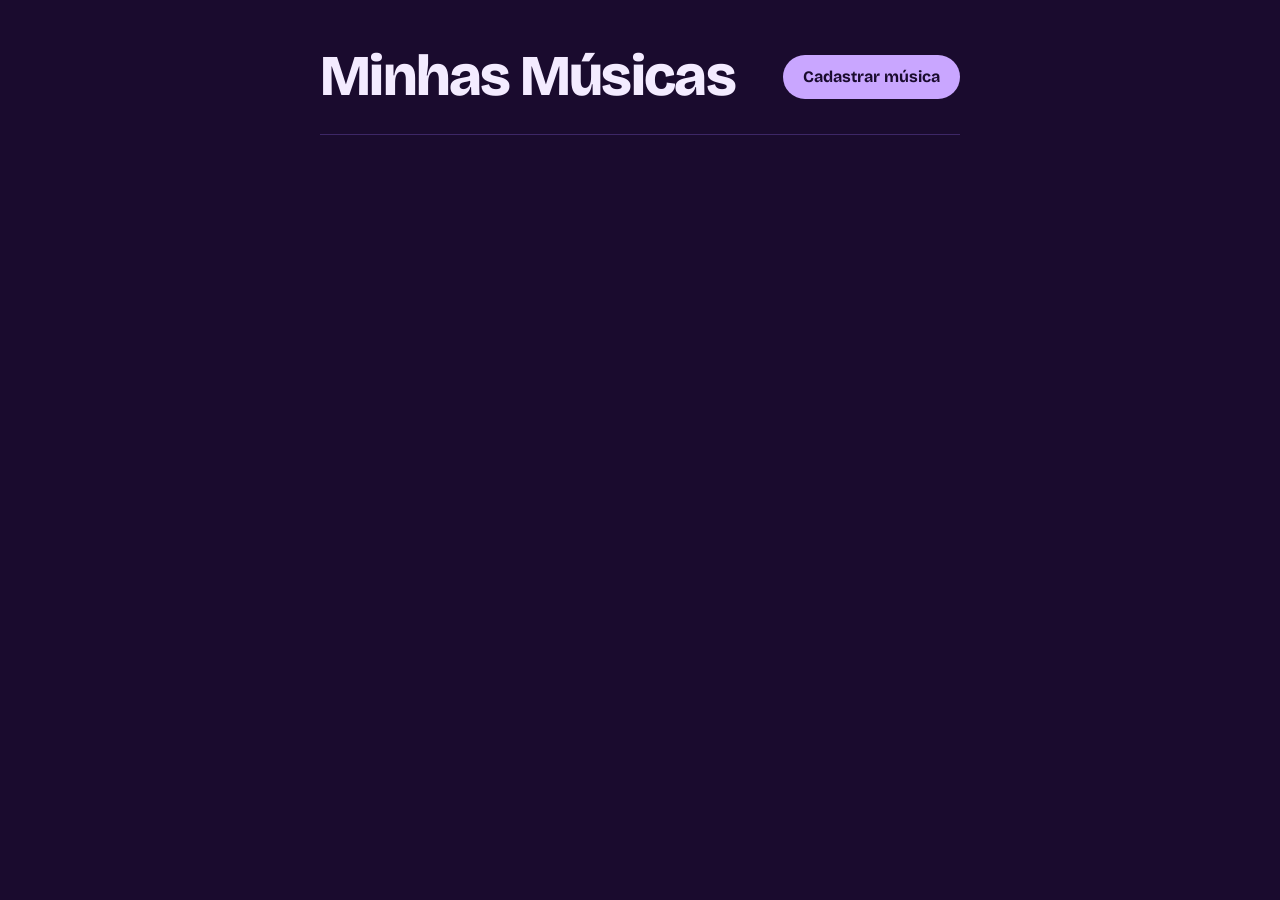
<file: index.html>
<!DOCTYPE html>
<html lang="pt-BR">
<head>
    <meta charset="UTF-8">
    <meta name="viewport" content="width=device-width, initial-scale=1.0">
    <title>Minhas Músicas</title>
    <link rel="preconnect" href="https://fonts.googleapis.com">
    <link rel="preconnect" href="https://fonts.gstatic.com" crossorigin>
    <link href="https://fonts.googleapis.com/css2?family=Bricolage+Grotesque:opsz,wght@12..96,400..800&display=swap" rel="stylesheet">
    <link rel="stylesheet" href="index.css">
</head>
<body>
    <header>
        <h1>Minhas Músicas</h1>
        <a href="cadastrar.html">Cadastrar música</a>
    </header>

    <main>
        <section id="listaMusicas">
        
        </section>
    </main>

    <script src="index.js"></script>
</body>
</html>
</file>
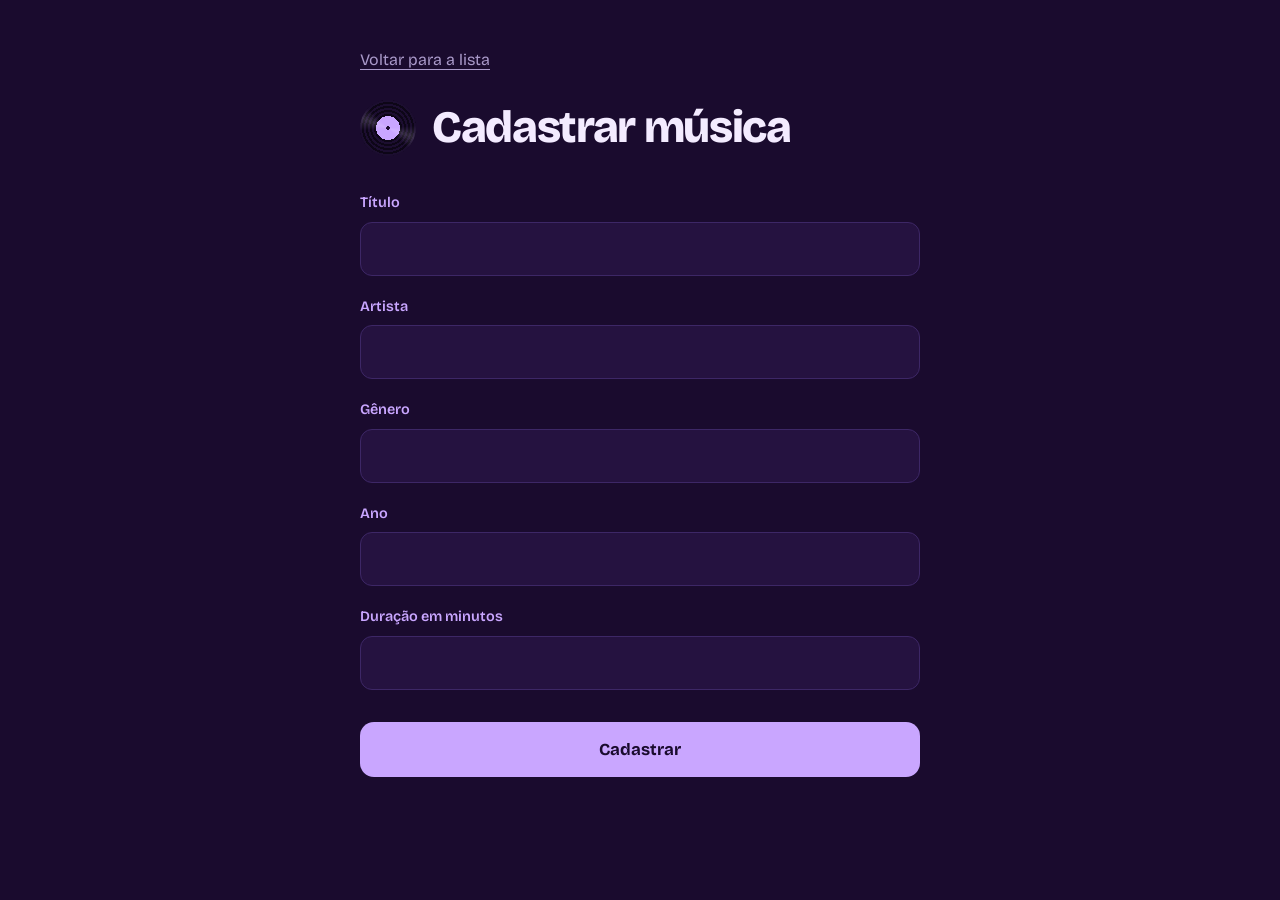
<file: cadastrar.html>
<!DOCTYPE html>
<html lang="pt-BR">
<head>
    <meta charset="UTF-8">
    <meta name="viewport" content="width=device-width, initial-scale=1.0">
    <title>Cadastrar música - Minhas Músicas</title>
    <link rel="preconnect" href="https://fonts.googleapis.com">
    <link rel="preconnect" href="https://fonts.gstatic.com" crossorigin>
    <link href="https://fonts.googleapis.com/css2?family=Bricolage+Grotesque:opsz,wght@12..96,400..800&display=swap" rel="stylesheet">
    <link rel="stylesheet" href="cadastrar.css">
</head>
<body>
    <main>
        <a class="voltar" href="index.html">Voltar para a lista</a>
        <h1>Cadastrar música</h1>

        <div class="campo">
            <label for="titulo">Título</label>
            <input type="text" id="titulo">
        </div>

        <div class="campo">
            <label for="artista">Artista</label>
            <input type="text" id="artista">
        </div>

        <div class="campo">
            <label for="genero">Gênero</label>
            <input type="text" id="genero">
        </div>

        <div class="campo">
            <label for="ano">Ano</label>
            <input type="number" id="ano">
        </div>

        <div class="campo">
            <label for="duracao">Duração em minutos</label>
            <input type="number" id="duracao">
        </div>

        <button id="botaoCadastrar">Cadastrar</button>
    </main>

    <script src="cadastrar.js"></script>
</body>
</html>
</file>
<file: index.css>
:root {
    --fundo: #1a0b2e;
    --superficie: #251240;
    --borda: #3d2766;
    --texto: #f3ebff;
    --suave: #a999c9;
    --destaque: #c9a6ff;
    --perigo: #ff8fa3;
}

* {
    box-sizing: border-box;
}

body {
    margin: 0;
    padding: 48px 20px 64px;
    background: var(--fundo);
    color: var(--texto);
    font-family: "Bricolage Grotesque", system-ui, sans-serif;
    line-height: 1.5;
}

header,
main {
    max-width: 640px;
    margin: 0 auto;
}

header {
    display: flex;
    justify-content: space-between;
    align-items: center;
    flex-wrap: wrap;
    gap: 16px;
    padding-bottom: 28px;
    margin-bottom: 28px;
    border-bottom: 1px solid var(--borda);
}

h1 {
    margin: 0;
    font-size: clamp(2.4rem, 8vw, 3.6rem);
    font-weight: 800;
    line-height: 1;
    letter-spacing: -0.03em;
}

header a {
    padding: 10px 20px;
    border-radius: 999px;
    background: var(--destaque);
    color: var(--fundo);
    font-weight: 700;
    text-decoration: none;
}

header a:hover {
    background: #ddc6ff;
}

#listaMusicas {
    display: flex;
    flex-direction: column;
    gap: 14px;
}

/* Cartão: o disco de vinil é desenhado só com CSS */
.musica {
    display: grid;
    grid-template-columns: 84px 1fr;
    column-gap: 20px;
    align-items: start;
    padding: 20px;
    background: var(--superficie);
    border: 1px solid var(--borda);
    border-radius: 20px;
}

.musica::before {
    content: "";
    grid-column: 1;
    grid-row: 1 / span 4;
    width: 84px;
    aspect-ratio: 1;
    border-radius: 50%;
    background:
        conic-gradient(from 20deg, transparent 0 18%, rgba(255, 255, 255, 0.14) 25%, transparent 32% 68%, rgba(255, 255, 255, 0.14) 75%, transparent 82%),
        radial-gradient(circle, var(--fundo) 0 4%, var(--destaque) 4% 30%, transparent 30%),
        repeating-radial-gradient(circle, #0d0617 0 2px, #1c0e30 2px 4px);
}

.musica > * {
    grid-column: 2;
}

.musica:hover::before {
    animation: girar 2.4s linear infinite;
}

@keyframes girar {
    to { transform: rotate(360deg); }
}

.musica h2 {
    margin: 0;
    font-size: 1.5rem;
    font-weight: 700;
    line-height: 1.2;
    letter-spacing: -0.01em;
}

.musica .artista {
    margin: 2px 0 0;
    font-size: 1.05rem;
}

.musica .detalhes {
    margin: 4px 0 16px;
    font-size: 0.9rem;
    color: var(--suave);
}

.acoes {
    display: flex;
    flex-wrap: wrap;
    gap: 10px;
}

.acoes .editar,
.acoes .apagar {
    padding: 8px 18px;
    border-radius: 999px;
    background: transparent;
    font: inherit;
    font-size: 0.92rem;
    font-weight: 600;
    line-height: 1.4;
    text-decoration: none;
    cursor: pointer;
}

.acoes .editar {
    border: 1.5px solid var(--destaque);
    color: var(--destaque);
}

.acoes .editar:hover {
    background: var(--destaque);
    color: var(--fundo);
}

.acoes .apagar {
    border: 1.5px solid var(--perigo);
    color: var(--perigo);
}

.acoes .apagar:hover {
    background: var(--perigo);
    color: var(--fundo);
}

a:focus-visible,
button:focus-visible {
    outline: 3px solid var(--texto);
    outline-offset: 3px;
}

@media (max-width: 480px) {
    .musica {
        grid-template-columns: 60px 1fr;
        column-gap: 16px;
    }

    .musica::before {
        width: 60px;
    }
}

@media (prefers-reduced-motion: reduce) {
    .musica:hover::before {
        animation: none;
    }
}
</file>
<file: cadastrar.css>
:root {
    --fundo: #1a0b2e;
    --superficie: #251240;
    --borda: #3d2766;
    --texto: #f3ebff;
    --suave: #a999c9;
    --destaque: #c9a6ff;
}

* {
    box-sizing: border-box;
}

body {
    margin: 0;
    padding: 48px 20px 64px;
    background: var(--fundo);
    color: var(--texto);
    font-family: "Bricolage Grotesque", system-ui, sans-serif;
    line-height: 1.5;
}

main {
    max-width: 560px;
    margin: 0 auto;
}

.voltar {
    display: inline-block;
    margin-bottom: 28px;
    color: var(--suave);
    text-underline-offset: 4px;
}

.voltar:hover {
    color: var(--destaque);
}

h1 {
    display: flex;
    align-items: center;
    gap: 16px;
    margin: 0 0 36px;
    font-size: clamp(2rem, 7vw, 2.8rem);
    font-weight: 800;
    line-height: 1.05;
    letter-spacing: -0.03em;
}

h1::before {
    content: "";
    flex: none;
    width: 56px;
    aspect-ratio: 1;
    border-radius: 50%;
    background:
        conic-gradient(from 20deg, transparent 0 18%, rgba(255, 255, 255, 0.14) 25%, transparent 32% 68%, rgba(255, 255, 255, 0.14) 75%, transparent 82%),
        radial-gradient(circle, var(--fundo) 0 4%, var(--destaque) 4% 30%, transparent 30%),
        repeating-radial-gradient(circle, #0d0617 0 2px, #1c0e30 2px 4px);
}

@keyframes girar {
    to { transform: rotate(360deg); }
}

.campo {
    display: flex;
    flex-direction: column;
    gap: 8px;
    margin-bottom: 20px;
}

label {
    font-size: 0.9rem;
    font-weight: 600;
    color: var(--destaque);
}

input {
    width: 100%;
    padding: 14px 16px;
    background: var(--superficie);
    border: 1px solid var(--borda);
    border-radius: 12px;
    color: var(--texto);
    font: inherit;
    font-size: 1rem;
}

input:focus {
    outline: none;
    border-color: var(--destaque);
    box-shadow: 0 0 0 3px rgba(201, 166, 255, 0.25);
}

#botaoCadastrar {
    width: 100%;
    margin-top: 12px;
    padding: 15px;
    border: none;
    border-radius: 14px;
    background: var(--destaque);
    color: var(--fundo);
    font: inherit;
    font-size: 1.05rem;
    font-weight: 700;
    cursor: pointer;
}

#botaoCadastrar:hover {
    background: #ddc6ff;
}

a:focus-visible,
#botaoCadastrar:focus-visible {
    outline: 3px solid var(--texto);
    outline-offset: 3px;
}

@media (prefers-reduced-motion: reduce) {
    h1::before {
        animation: none;
    }
}
</file>
